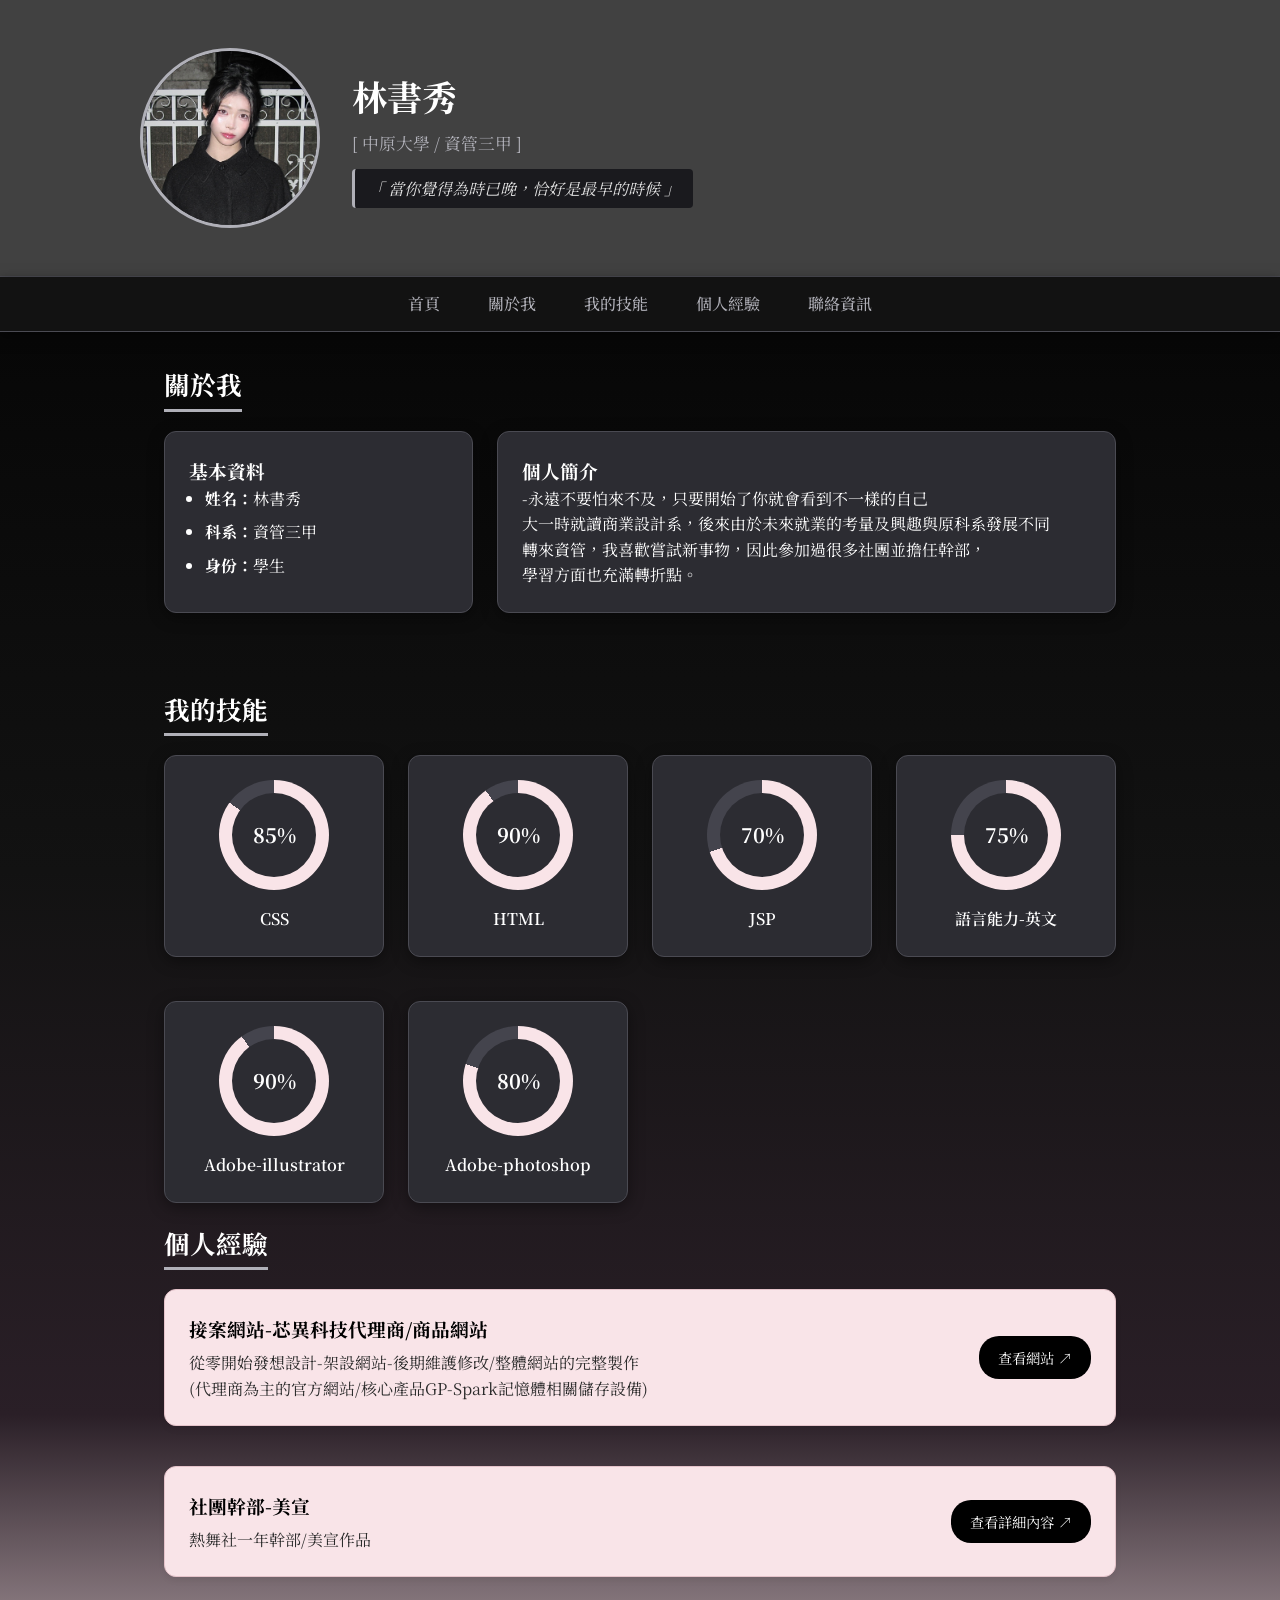
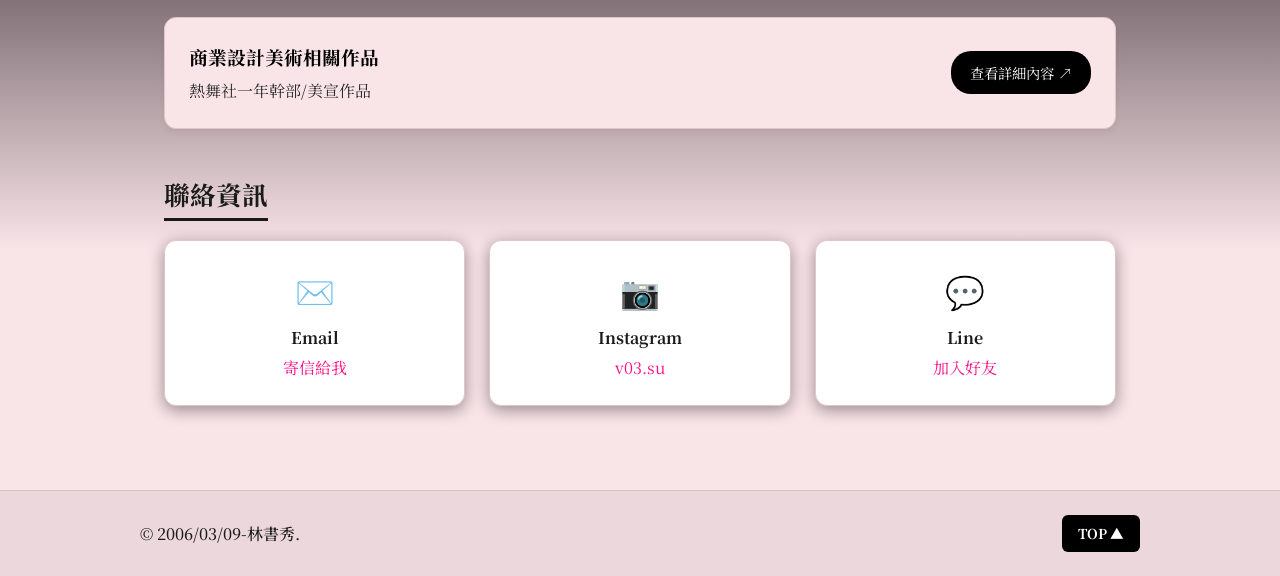
<file: 11333136/index.html>
<!DOCTYPE html>
<html lang="zh-TW">
<head>
    <meta charset="UTF-8">
    <meta name="viewport" content="width=device-width, initial-scale=1.0">
    <link rel="preconnect" href="https://fonts.googleapis.com">
    <link rel="preconnect" href="https://fonts.gstatic.com" crossorigin>
    <link href="https://fonts.googleapis.com/css2?family=Cormorant:ital,wght@0,300..700;1,300..700&family=Noto+Sans+TC:wght@100..900&family=Noto+Serif+TC:wght@200..900&family=Rye&family=ZCOOL+XiaoWei&display=swap" rel="stylesheet">

    <title>個人網頁簡介</title>
    <link rel="stylesheet" href="style.css">
</head>
<body>

    <header class="me-header" id="home">
        <div class="header-container">
            <div class="me">
                <img src="image/S__94511109.jpg" alt="我的照片">
            </div>
            <div class="header-info">
                <h1>林書秀</h1>
                <p class="subtitle">[ 中原大學 / 資管三甲 ]</p>
                <blockquote class="quote">「 當你覺得為時已晚，恰好是最早的時候 」</blockquote>
            </div>
        </div>
    </header>

    <nav class="navbar">
        <div class="nav-container">
            <a href="#home">首頁</a>
            <a href="#about">關於我</a>
            <a href="#skills">我的技能</a>
            <a href="#experience">個人經驗</a>
            <a href="#contact">聯絡資訊</a>
        </div>
    </nav>

    <main class="main-content">

        <section id="about" class="aboutme">
            <h2 class="section-title">關於我</h2>
            <div class="grid-me">
                <div class="card bg-cream">
                    <h3>基本資料</h3>
                    <ul class="info-list">
                        <li><strong>姓名：</strong>林書秀</li>
                        <li><strong>科系：</strong>資管三甲</li>
                        <li><strong>身份：</strong>學生</li>
                    </ul>
                </div>
                <div class="card bg-pink">
                    <h3>個人簡介</h3>
                    <p>-永遠不要怕來不及，只要開始了你就會看到不一樣的自己 <br>
                        大一時就讀商業設計系，後來由於未來就業的考量及興趣與原科系發展不同<br>
                        轉來資管，我喜歡嘗試新事物，因此參加過很多社團並擔任幹部，<br>
                        學習方面也充滿轉折點。</p>
                </div>
            </div>
        </section>

        <section id="skills" class="section-block">
            <h2 class="section-title">我的技能</h2>
            <div class="skills-grid">
                
                <div class="skill-card">
                    <div class="circle-progress" style="--percent: 85;">
                        <span class="percent-text">85%</span>
                    </div>
                    <span class="skill-name">CSS</span>
                </div>

                <div class="skill-card">
                    <div class="circle-progress" style="--percent: 90;">
                        <span class="percent-text">90%</span>
                    </div>
                    <span class="skill-name">HTML</span>
                </div>

                <div class="skill-card">
                    <div class="circle-progress" style="--percent: 70;">
                        <span class="percent-text">70%</span>
                    </div>
                    <span class="skill-name">JSP</span>
                </div>
                                <div class="skill-card">
                    <div class="circle-progress" style="--percent: 75;">
                        <span class="percent-text">75%</span>
                    </div>
                    <span class="skill-name">語言能力-英文</span>
                </div>

                <div class="skill-card">
                    <div class="circle-progress" style="--percent: 90;">
                        <span class="percent-text">90%</span>
                    </div>
                    <span class="skill-name">Adobe-illustrator</span>
                </div>
                
                <div class="skill-card">
                    <div class="circle-progress" style="--percent: 80;">
                        <span class="percent-text">80%</span>
                    </div>
                    <span class="skill-name">Adobe-photoshop</span>
                </div>
            </div>
        </section>

        <section id="experience" class="section-block">
            <h2 class="section-title">個人經驗</h2>
            <div class="experience-list">
                
                <div class="card exp-card">
                    <div class="exp-content">
                        <h3>接案網站-芯異科技代理商/商品網站</h3>
                        <p>從零開始發想設計-架設網站-後期維護修改/整體網站的完整製作<br>
                            (代理商為主的官方網站/核心產品GP-Spark記憶體相關儲存設備)</p>
                    </div>
                    <a href="https://eagleheart.com.tw/product/gp-spark/" target="_blank" rel="noopener noreferrer" class="btn-link">查看網站 ↗</a>
                </div>

                <div class="card exp-card">
                    <div class="exp-content">
                        <h3>社團幹部-美宣</h3>
                        <p>熱舞社一年幹部/美宣作品</p>
                    </div>
                    <a href="club.html" target="_blank" rel="noopener noreferrer" class="btn-link">查看詳細內容 ↗</a>
                </div>
                <div class="card exp-card">
                    <div class="exp-content">
                        <h3>商業設計美術相關作品</h3>
                        <p>熱舞社一年幹部/美宣作品</p>
                    </div>
                    <a href="design.html" target="_blank" rel="noopener noreferrer" class="btn-link">查看詳細內容 ↗</a>
                </div>
            
            </div>
        </section>
        <br>
        <section id="contact" class="section-block">
            <h2 class="section-title">聯絡資訊</h2>
            <div class="contact-grid">
                <div class="card contact-card">
                    <span class="contact-icon">✉️</span>
                    <h4>Email</h4>
                    <p><a href="mailto:vanessa979v@gmail.com">寄信給我</a></p>
                </div>
                <div class="card contact-card">
                    <span class="contact-icon">📷</span>
                    <h4>Instagram</h4>
                    <p><a href="https://www.instagram.com/v03.su?cplk=eHpiaHRuN3ZzYWl5&utm_source=qr" target="_blank">v03.su</a></p>
                </div>
                <div class="card contact-card">
                    <span class="contact-icon">💬</span>
                    <h4>Line</h4>
                    <p><a href="https://line.me/ti/p/utxqDaC4-q" target="_blank">加入好友</a></p>
                </div>
            </div>
        </section>

    </main>

    <footer class="footer">
        <div class="footer-container">
            <p>© 2006/03/09-林書秀. </p>
            <a href="#" class="top-btn" title="返回頂端">TOP ▲</a>
        </div>
    </footer>

</body>
</html>
</file>
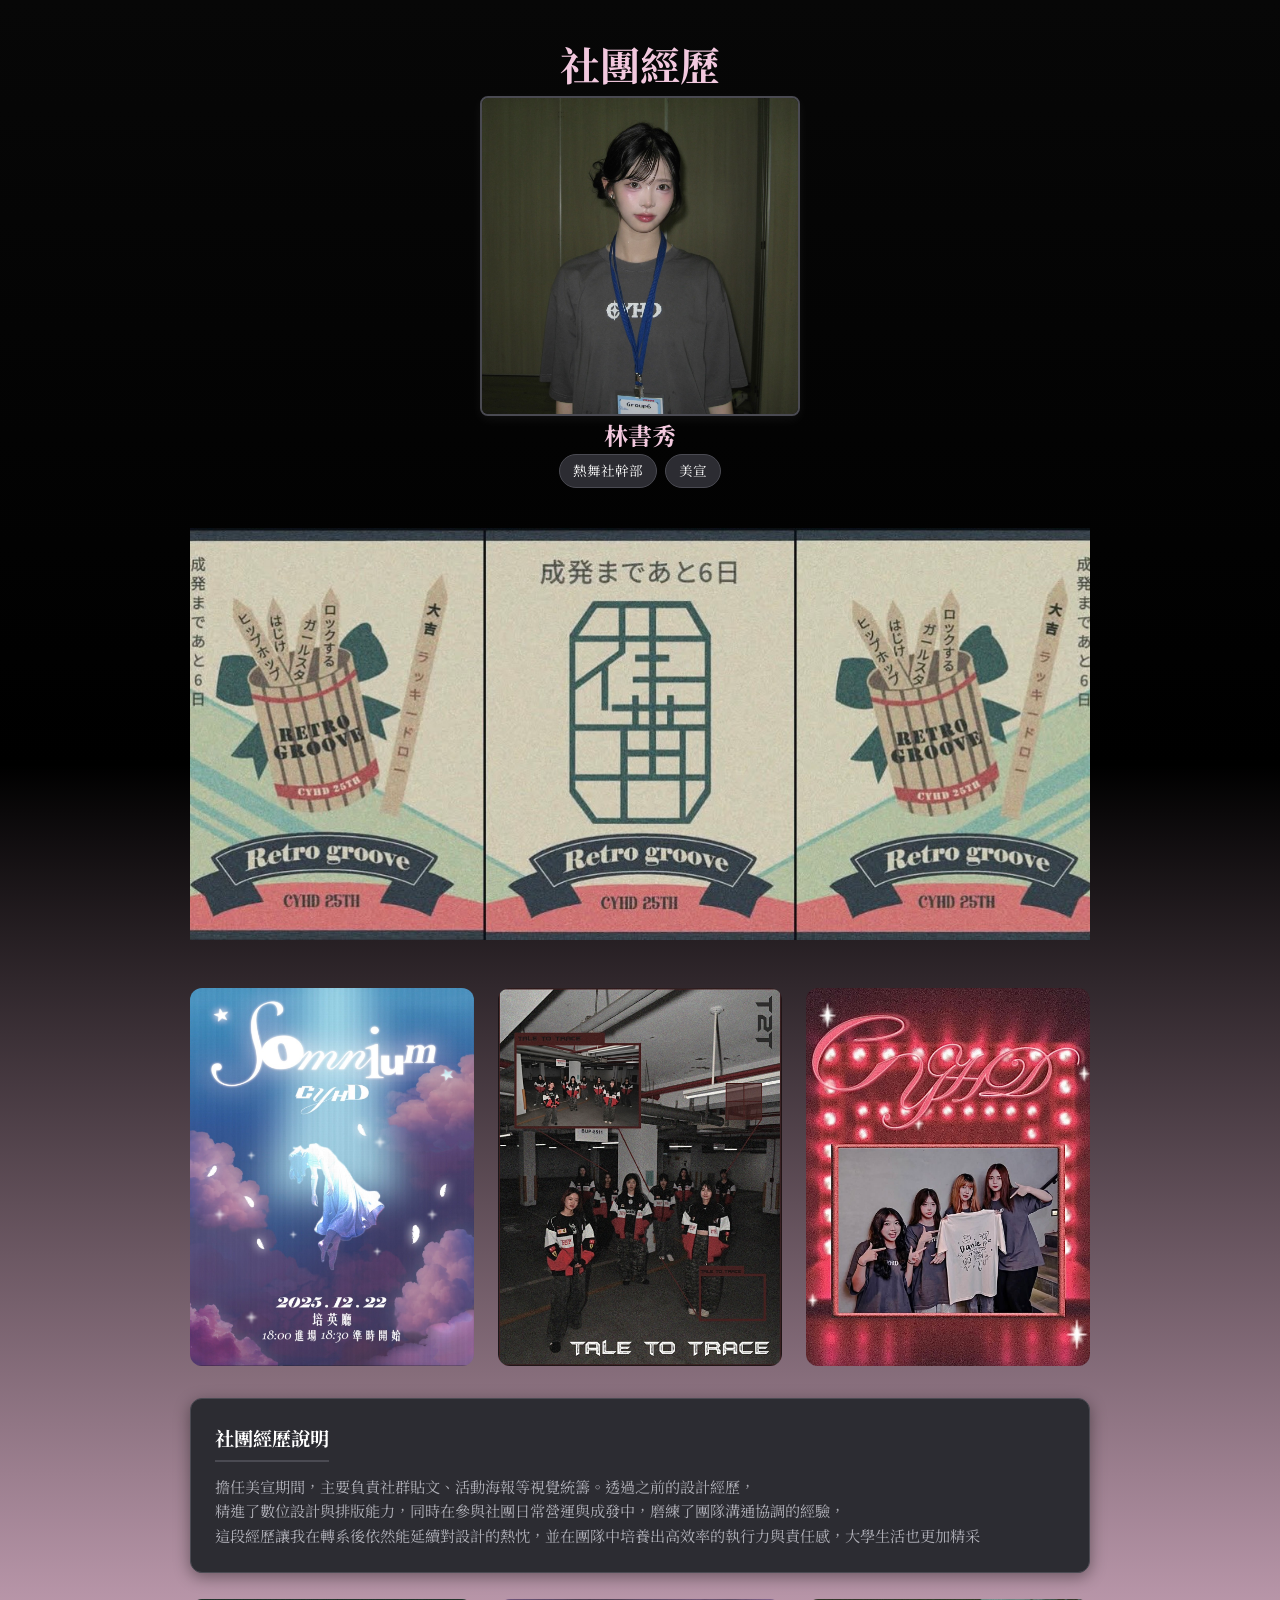
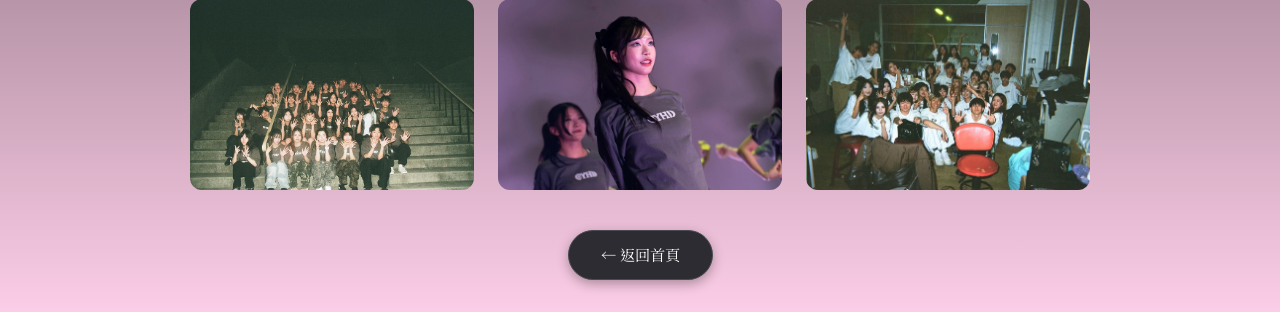
<file: 11333136/club.html>
<!DOCTYPE html>
<html lang="zh-TW">
<head>
    <meta charset="UTF-8">
    <meta name="viewport" content="width=device-width, initial-scale=1.0">
    <link rel="preconnect" href="https://fonts.googleapis.com">
    <link rel="preconnect" href="https://fonts.gstatic.com" crossorigin>
    <link href="https://fonts.googleapis.com/css2?family=Cormorant:ital,wght@0,300..700;1,300..700&family=Noto+Sans+TC:wght@100..900&family=Noto+Serif+TC:wght@200..900&family=Rye&family=ZCOOL+XiaoWei&display=swap" rel="stylesheet">
    <title>社團經歷</title>
    <style>
        :root {
            --bg-color: #000000;
            --card-bg: #2C2C32;
            --text-main: #FFFFFF;
            --text-sub: #B0B0B8;
            --border-color: #4A4A52;
            --accent-pink: #F9E4E8;
        }

        * {
            box-sizing: border-box;
            margin: 0;
            padding: 0;
            font-family: "Noto Serif TC", serif;
            font-optical-sizing: auto;
            font-weight: weight;
            font-style: normal;
            }

        body {
            font-family: -apple-system, BlinkMacSystemFont, "Segoe UI", Roboto, "Helvetica Neue", Arial, "Noto Sans TC", sans-serif;
            background: linear-gradient(to bottom, #070707 0%,rgb(0, 0, 0)40%, #fccde7 100%);
            color: var(--text-main);
            line-height: 1.6;
            padding: 2rem 1.5rem;
            min-height: 100vh;
        }

        .container {
            max-width: 900px;
            margin: 0 auto;
        }

        h1{
            text-align: center;
            font-size: 40px;
            color:rgb(242, 200, 222) ;
        }
        h2{
            color:rgb(242, 200, 222);
            text-align: center;

        }
        .profile-section {
            display: flex;
            flex-direction: column;
            align-items: center;
            margin-bottom: 2.5rem;
        }

        .square {
            width: 320px;
            height: 320px;
            border-radius: 8px;
            background-color: #1A1A1E;
            border: 2px solid var(--border-color);
            display: flex;
            align-items: center;
            justify-content: center;
            overflow: hidden;
            box-shadow: 0 4px 12px rgba(255, 255, 255, 0.05);
        }

        .square img {
            width: 100%;
            height: 100%;
            object-fit: cover;
        }

        .square span {
            color: var(--text-sub);
            font-size: 0.95rem;
        }

        .tag-group {
            display: flex;
            gap: 0.5rem;
        }

        .tag {
            background-color: var(--card-bg);
            border: 1px solid var(--border-color);
            color: var(--text-main);
            padding: 0.3rem 0.8rem;
            border-radius: 20px;
            font-size: 0.85rem;
        }
        .club-wrapper {
            width: 100%;
            aspect-ratio: 628 / 288;
            margin-bottom: 3rem;
            position: relative;
            overflow: hidden;
        }

        .club-slide {
            position: absolute;
            top: 0;
            left: 0;
            width: 100%;
            height: 100%;
            opacity: 0;
            transition: opacity 0.6s ease-in-out;
        }

        .club-slide.active {
            opacity: 1;
        }

        .club-slide img {
            width: 100%;
            height: 100%;
            object-fit: cover;
            display: block;
        }

        .info-grid {
            display: grid;
            grid-template-columns: repeat(auto-fit, minmax(260px, 1fr));
            gap: 1.5rem;
        }

        .info-card {
            background-color: var(--card-bg);
            border: 1px solid var(--border-color);
            border-radius: 12px;
            padding: 1.5rem;
            box-shadow: 0 4px 16px rgba(0, 0, 0, 0.4);
        }

        .info-card h3 {
            font-size: 1.2rem;
            margin-bottom: 0.8rem;
            color: var(--text-main);
            border-bottom: 2px solid var(--border-color);
            padding-bottom: 0.4rem;
            display: inline-block;
        }

        .info-card p, .info-card li {
            color: var(--text-sub);
            font-size: 0.95rem;
        }

        .info-card ul {
            padding-left: 1.2rem;
        }

        .info-card li {
            margin-bottom: 0.4rem;
        }
        .image-group {
            display: grid;
            grid-template-columns: repeat(3, 1fr); 
            gap: 1.5rem;                           
            width: 100%;
        }

        .image-group img {
            width: 100%;
            height: 100%;                         
            object-fit: cover;                     
            border-radius: 12px;                  
        }
        .btn-container {
            text-align: center;
            margin-top: 2.5rem;
        }

        .home-btn {
            display: inline-block;
            padding: 0.75rem 2rem;
            background-color: var(--card-bg);
            color: var(--text-main) ;
            border: 1px solid var(--border-color);
            border-radius: 25px;
            font-size: 0.95rem;
            text-decoration: none;
            transition: all 0.3s ease;
            box-shadow: 0 4px 12px rgba(0, 0, 0, 0.3);
        }        
        p{
            color: #ffddea;
        }
    </style>
</head>
<body>

    <div class="container">
        <h1>社團經歷</h1>
        <div class="profile-section">
            <div class="square">
                <img src="image/S__94519313_0.jpg" alt="我的照片">
            </div>
            <h2>林書秀</h2>
            <div class="tag-group">
                <span class="tag">熱舞社幹部</span>
                <span class="tag">美宣</span>
            </div>
        </div>

        <div class="club-wrapper">
            <div class="club-slide active">
                <img src="image/S__94519302_0.jpg" alt="社團活動 1">
            </div>
            <div class="club-slide">
                <img src="image/S__94519301_0.jpg" alt="社团活動 2">
            </div>
            <div class="club-slide">
                <img src="image/S__94519304_0.jpg" alt="社團活動 3">
            </div>
            <div class="club-slide">
                <img src="image/S__94519303_0.jpg" alt="社團活動 4">
            </div>
            <div class="club-slide">
                <img src="image/S__94519305_0.jpg" alt="社團活動 5">
            </div>
            <div class="club-slide">
                <img src="image/79F329E9-DE6A-4C0E-AED9-E9A9C787CEC8.jpg" alt="社團活動 6">
            </div>
        </div>

        <div class="image-group">
            <img src="image/S__94519308_0.jpg" alt="社團活動 7">
            <img src="image/S__94519307_0.jpg" alt="社團活動 8">
            <img src="image/S__94519309_0.jpg" alt="社團活動 9">
        </div>
        <div class="info-card" style="margin-top: 2rem;">
            <h3>社團經歷說明</h3>
            <p>
                擔任美宣期間，主要負責社群貼文、活動海報等視覺統籌。透過之前的設計經歷，<br>
                精進了數位設計與排版能力，同時在參與社團日常營運與成發中，磨練了團隊溝通協調的經驗，<br>
                這段經歷讓我在轉系後依然能延續對設計的熱忱，並在團隊中培養出高效率的執行力與責任感，大學生活也更加精采
            </p>
        </div>
        <br>
        <div class="image-group">
            <img src="image/S__94519315.jpg" alt="社團活動 ">
            <img src="image/S__94519312_0.jpg" alt="社團活動 ">
            <img src="image/S__94519311_0.jpg" alt="社團活動 ">
        </div>
        <div class="btn-container">
            <a href="index.html" class="home-btn">← 返回首頁</a>
        </div>
    
    <!-- 輪播圖循環利用計時器 setInterval(showNextSlide, ) 設定秒數 -->
     <script>
        const slides = document.querySelectorAll('.club-slide');
        let currentIndex = 0;

        function showNextSlide() {
            slides[currentIndex].classList.remove('active');
            currentIndex = (currentIndex + 1) % slides.length;
            slides[currentIndex].classList.add('active');
        }

        setInterval(showNextSlide, 2000);
    </script>
</body>
</html>
</file>
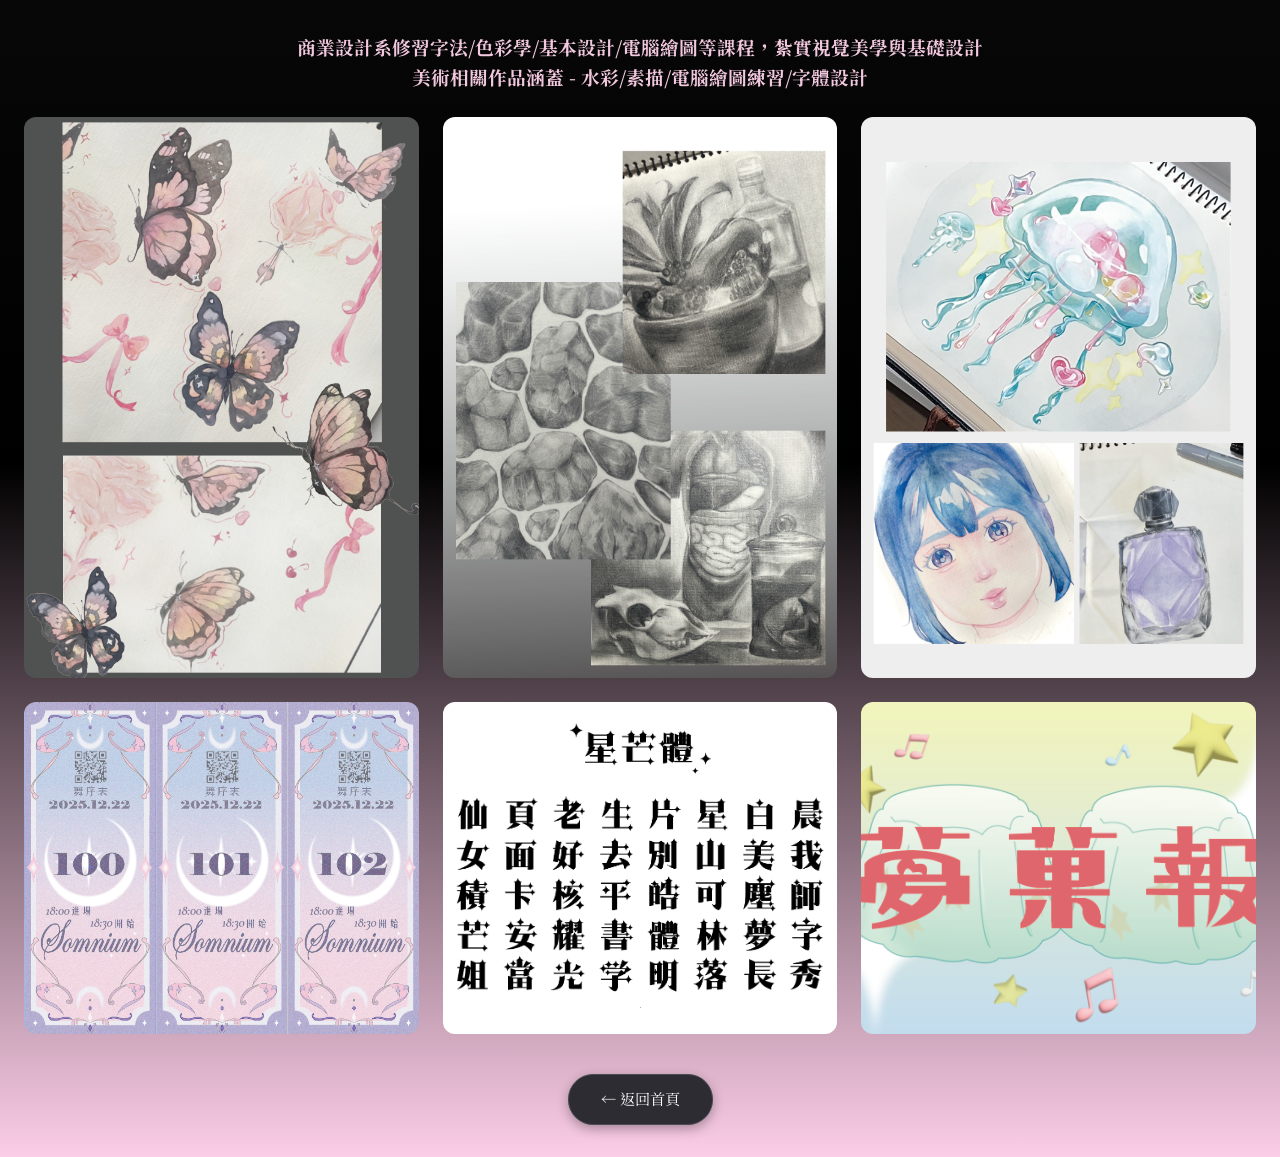
<file: 11333136/design.html>
<!DOCTYPE html>
<html lang="zh-TW">
<head>
    <meta charset="UTF-8">
    <meta name="viewport" content="width=device-width, initial-scale=1.0">
    <link rel="preconnect" href="https://fonts.googleapis.com">
    <link rel="preconnect" href="https://fonts.gstatic.com" crossorigin>
    <link href="https://fonts.googleapis.com/css2?family=Cormorant:ital,wght@0,300..700;1,300..700&family=Noto+Sans+TC:wght@100..900&family=Noto+Serif+TC:wght@200..900&family=Rye&family=ZCOOL+XiaoWei&display=swap" rel="stylesheet">
    <title>美術相關作品</title>
    <style>
        :root {
            --bg-color: #000000;
            --card-bg: #2C2C32;
            --text-main: #FFFFFF;
            --text-sub: #B0B0B8;
            --border-color: #4A4A52;
            --accent-pink: #F9E4E8;
        }

        * {
            box-sizing: border-box;
            margin: 0;
            padding: 0;
            font-family: "Noto Serif TC", serif;
            font-optical-sizing: auto;
            font-weight: weight;
            font-style: normal;
            }

        body {
            font-family: -apple-system, BlinkMacSystemFont, "Segoe UI", Roboto, "Helvetica Neue", Arial, "Noto Sans TC", sans-serif;
            background: linear-gradient(to bottom, #070707 0%,rgb(0, 0, 0)40%, #fccde7 100%);
            color: var(--text-main);
            line-height: 1.6;
            padding: 2rem 1.5rem;
            min-height: 100vh;
        }

        h3{
            color:rgb(242, 200, 222);
            text-align: center;

        }

        .image-group {
            display: grid;
            grid-template-columns: repeat(3, 1fr); 
            gap: 1.5rem;                           
            width: 100%;
        }

        .image-group img {
            width: 100%;
            height: 100%;                         
            object-fit: cover;                     
            border-radius: 12px;                  
        }
        .btn-container {
            text-align: center;
            margin-top: 2.5rem;
        }


        .home-btn {
            display: inline-block;
            padding: 0.75rem 2rem;
            background-color: var(--card-bg);
            color: var(--text-main) ;
            border: 1px solid var(--border-color);
            border-radius: 25px;
            font-size: 0.95rem;
            text-decoration: none;
            transition: all 0.3s ease;
            box-shadow: 0 4px 12px rgba(0, 0, 0, 0.3);
        }        
    </style>
</head>
<body>
    <h3>商業設計系修習字法/色彩學/基本設計/電腦繪圖等課程，紮實視覺美學與基礎設計<br>
        美術相關作品涵蓋 - 水彩/素描/電腦繪圖練習/字體設計</h3><br>
        <div class="image-group">
            <img src="image/paint1.png" alt="作品1 ">
            <img src="image/paint2.png" alt="作品2 ">
            <img src="image/paint3.png" alt="作品3">
            <img src="image/design3.png" alt="作品4">
            <img src="image/design2.png" alt="作品5">
            <img src="image/design1.png" alt="作品6">
        </div>
        <div class="btn-container">
            <a href="index.html" class="home-btn">← 返回首頁</a>
        </div>
</body>
</html>
</file>
<file: 11333136/style.css>
:root {
    --bg-header: #414141;
    --bg-header-dark: #121212;
    --bg-body-gradient: linear-gradient(180deg, #000000 0%, #121212 40%, #2A1F27 65%, #F9E4E8 85%, #F9E4E8 100%);
    --bg-card-dark: #2C2C32; 
    --bg-card-pink: #F9E4E8;
    
    --color-text-main: #FFFFFF;        
    --color-text-dark: #1A1A1A;        
    --color-text-light: #FFFFFF;
    
    --color-accent-gray: #B0B0B8;      
    --color-border-gray: #4A4A52;
}

html {
    scroll-behavior: smooth;
    box-sizing: border-box;
}

a{
    color: #ff0b85 ;
    text-decoration: none 
}

*, *:before, *:after {
    box-sizing: inherit;
    margin: 0;
    padding: 0;
            font-family: "Noto Serif TC", serif;
            font-optical-sizing: auto;
            font-weight: weight;
            font-style: normal;
}

body {
    font-family: -apple-system, BlinkMacSystemFont, "Segoe UI", Roboto, "Helvetica Neue", Arial, "Noto Sans TC", sans-serif;
    background: var(--bg-body-gradient);
    background-repeat: no-repeat;
    color: var(--color-text-main);
    line-height: 1.6;
    min-height: 100vh;
}

.me-header {
    background-color: var(--bg-header);
    color: var(--color-text-light);
    padding: 3rem 1.5rem;
    border-bottom: 1px solid var(--color-border-gray);
}

.header-container {
    max-width: 1000px;
    margin: 0 auto;
    display: flex;
    align-items: center;
    gap: 2rem;
}

.me {
    width: 180px;
    height: 180px;
    border-radius: 50%;
    background-color: #2A2A2E;
    border: 3px solid var(--color-accent-gray);
    display: flex;
    align-items: center;
    justify-content: center;
    font-weight: bold;
    color: var(--color-accent-gray);
    flex-shrink: 0;
}

.me img {
    width: 100%;
    height: 100%;
    border-radius: 50%;
    object-fit: cover;
}

.header-info h1 {
    font-size: 2.2rem;
    margin-bottom: 0.3rem;
    color: #FFFFFF;
}

.header-info .subtitle {
    color: var(--color-accent-gray);
    font-size: 1.05rem;
    margin-bottom: 0.8rem;
}

.header-info .quote {
    font-style: italic;
    color: #E0E0E0;
    background-color: #1A1A1E;
    border-left: 3px solid var(--color-accent-gray);
    padding: 0.4rem 0.8rem;
    border-radius: 4px;
    display: inline-block;
}

.navbar {
    background-color: var(--bg-header-dark);
    position: sticky;
    top: 0;
    z-index: 100;
    border-bottom: 1px solid var(--color-border-gray);
    box-shadow: 0 4px 12px rgba(0, 0, 0, 0.5);
}

.nav-container {
    max-width: 1000px;
    margin: 0 auto;
    display: flex;
    justify-content: center;
}

.nav-container a {
    color: var(--color-accent-gray);
    text-decoration: none;
    padding: 0.9rem 1.5rem;
    font-weight: 500;
    transition: all 0.2s ease;
}

/* 鼠懸停時有色彩與背景過渡 */
.nav-container a:hover {
    color: #FFFFFF;
    background-color: rgba(255, 255, 255, 0.08);
}

.main-content {
    max-width: 1000px;
    margin: 2rem auto;
    padding: 0 1.5rem;
}

.aboutme {
    margin-bottom: 3.5rem;
    scroll-margin-top: 4rem;
}

.section-title {
    font-size: 1.6rem;
    color: #FFFFFF;
    margin-bottom: 1.2rem;
    border-bottom: 3px solid var(--color-accent-gray);
    display: inline-block;
    padding-bottom: 0.2rem;
}

#contact .section-title {
    color: #1A1A1A;
    border-bottom-color: #1A1A1A;
}

.card, .skill-card, .contact-card, .bg-cream, .bg-card-dark {
    background-color: #2C2C32 ;
    color: #FFFFFF ;
    border: 1px solid var(--color-border-gray) ;
    border-radius: 12px;
    padding: 24px;
    box-shadow: 0 4px 16px rgba(0, 0, 0, 0.4) ;
    margin-bottom: 20px;
}

.exp-card {
    background-color: #F9E4E8 ;
    color: #1A1A1A ;
    border: 1px solid #E5C3CA ;
    border-radius: 12px;
    padding: 24px;
    box-shadow: 0 4px 6px rgba(0, 0, 0, 0.05) ;
    margin-bottom: 20px;
    display: flex;
    justify-content: space-between;
    align-items: center;
}

.exp-card h3, .exp-card p {
    color: #1A1A1A ;
}

.card h3, .card h4, .card p, .card li, .contact-card , 
.bg-cream , .bg-card-dark {
    color: #FFFFFF ;
}

.card exp-card h3{
    color: #000;
}

.contact-card {
    text-align: center;
}
.bg-card-pink {
    background-color: var(--bg-card-dark);
    color: #373636;
    border: 1px solid var(--color-border-gray);
}

.bg-card-pink h3 {
    color: #FFFFFF;
    margin-bottom: 0.8rem;
}

.bg-card-pink p {
    color: #FFFFFF;
}

.info-list li {
    margin-bottom: 0.5rem;
    color: #FFFFFF;
    margin-left: 1rem;
}

.bg-card-dark, .bg-card-pink {
    background-color: #2D2D35 ;
    color: #FFFFFF ;
    border: 2px solid #A0A0B0 ;  
    box-shadow: 0 4px 20px rgba(0, 0, 0, 0.6);
}

.bg-card-dark h3, .bg-card-pink h3 {
    color: #FFFFFF ;
    margin-bottom: 0.8rem;
}

.bg-card-dark p, .bg-card-pink p, .bg-card-dark li {
    color: #FFFFFF ;
}

.grid-me {
    display: grid;
    grid-template-columns: 1fr 2fr;
    gap: 1.5rem;
}

.skills-grid {
    display: grid;
    grid-template-columns: repeat(auto-fit, minmax(180px, 1fr));
    gap: 1.5rem;
}

.skill-card {
    background-color: var(--bg-card-dark); 
    border: 1px solid var(--color-border-gray);
    border-radius: 12px;
    padding: 1.5rem;
    text-align: center;
    box-shadow: 0 4px 16px rgba(0, 0, 0, 0.4);
    display: flex;
    flex-direction: column;
    align-items: center;
    color: #FFFFFF;
}

.circle-progress {
    width: 110px;
    height: 110px;
    border-radius: 50%;
    background: conic-gradient(
        #F9E4E8 calc(var(--percent) * 1%),
        #44444D calc(var(--percent) * 1%)
    );
    display: flex;
    align-items: center;
    justify-content: center;
    margin-bottom: 1rem;
    position: relative;
}

.circle-progress::before {
    content: "";
    position: absolute;
    width: 84px;
    height: 84px;
    border-radius: 50%;
    background-color: var(--bg-card-dark);
}

.percent-text {
    position: relative;
    z-index: 1;
    font-size: 1.25rem;
    font-weight: bold;
    color: #FFFFFF;
}

.skill-name {
    font-weight: 600;
    color: #FFFFFF;
}

.experience-list {
    display: flex;
    flex-direction: column;
    gap: 1.2rem;
}

.exp-card {
    background-color: var(--bg-card-pink);
    color: var(--color-text-dark);
    display: flex;
    justify-content: space-between;
    align-items: center;
}

.exp-content h3 {
    margin-bottom: 0.4rem;
    color: #000000;
}
.exp-content p {
    color: #2a2a2a;
}

.btn-link {
    background-color: #000000;
    color: #FFFFFF;
    text-decoration: none;
    padding: 0.6rem 1.2rem;
    border-radius: 20px;
    font-size: 0.9rem;
    white-space: nowrap;
    transition: all 0.2s ease;
}

/*滑鼠移至按鈕時改變色彩 */
.btn-link:hover {
    background-color: #2A2A2E;
    color: #F9E4E8;
}

.contact-grid {
    display: grid;
    grid-template-columns: repeat(auto-fit, minmax(220px, 1fr));
    gap: 1.5rem;
}

.contact-card {
    background-color: #FFFFFF;
    border: 1px solid #E5C3CA;
    text-align: center;
}

.contact-icon {
    font-size: 2rem;
    display: block;
    margin-bottom: 0.5rem;
}

.contact-card h4 {
    color: #1A1A1A;
    margin-bottom: 0.3rem;
}

.contact-card p {
    color: #555555;
}

.footer {
    background-color: rgba(0, 0, 0, 0.05);
    color: #1A1A1A;
    padding: 1.5rem;
    margin-top: 4rem;
    border-top: 1px solid rgba(0, 0, 0, 0.1);
}

.footer-container {
    max-width: 1000px;
    margin: 0 auto;
    display: flex;
    justify-content: space-between;
    align-items: center;
    font-weight: 500;
}

.top-btn {
    background-color: #000000;
    color: #FFFFFF;
    text-decoration: none;
    padding: 0.5rem 1rem;
    border-radius: 6px;
    font-weight: bold;
    font-size: 0.85rem;
    transition: all 0.2s ease;
}
/*點選後按鈕改變底色*/
.top-btn:hover {
    background-color: #3A3A40;
}

.image-group {
    display: grid;
    grid-template-columns: repeat(3, 1fr); 
    gap: 1.5rem;                           
    width: 100%;
}

.image-group img {
    width: 100%;
    height: 100%;                         
    object-fit: cover;                     
    border-radius: 12px;                  
}
</file>
